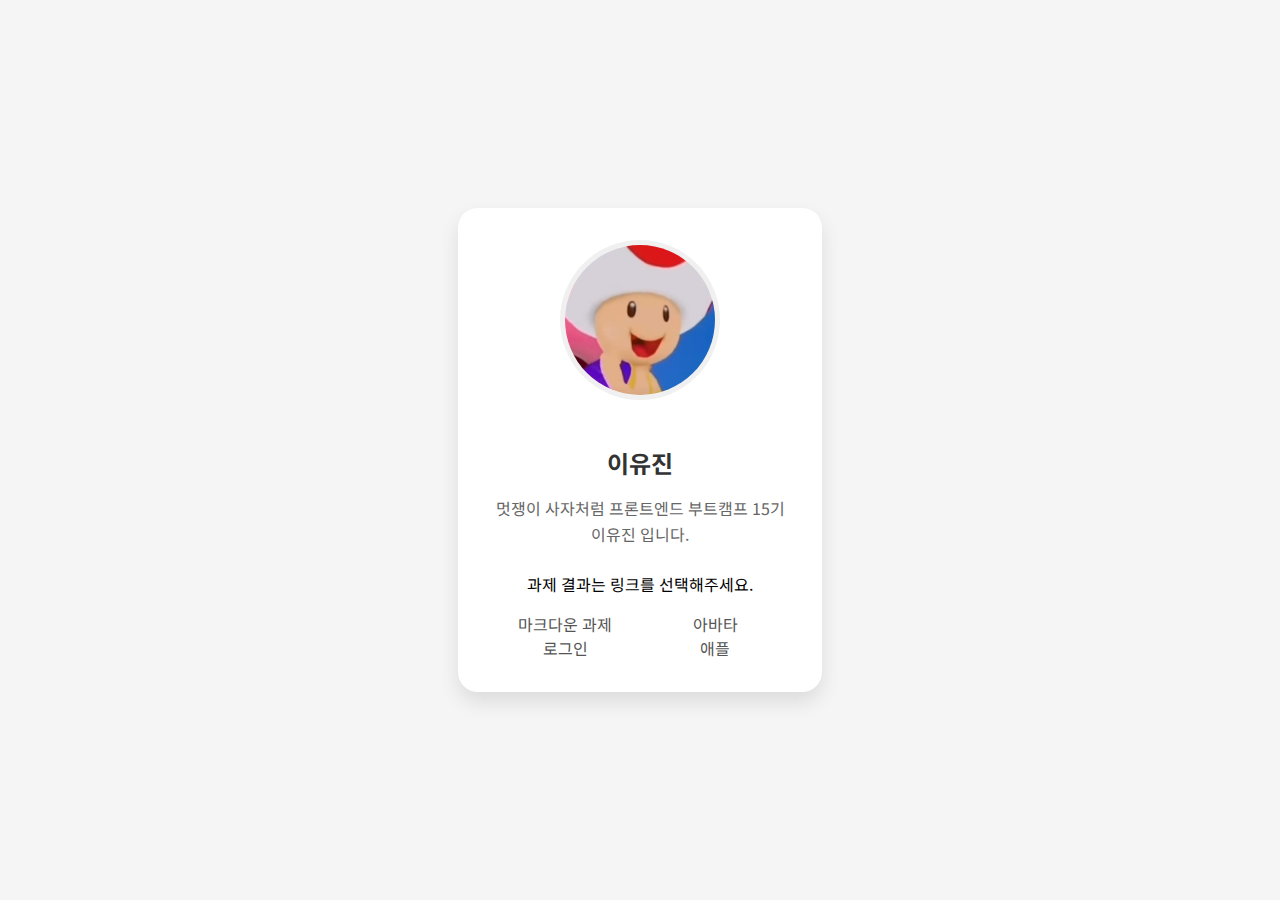
<file: index.html>
<!doctype html>
<html lang="ko">
  <head>
    <meta charset="UTF-8" />
    <meta name="viewport" content="width=device-width, initial-scale=1.0" />
    <title>HTML/CSS 과제</title>
    <style>
      body {
        margin: 0;
        padding: 0;
        font-family: 'Noto Sans KR', sans-serif;
        background-color: #f5f5f5;
        display: flex;
        justify-content: center;
        align-items: center;
        min-height: 100vh;
      }

      .profile-card {
        background: white;
        border-radius: 20px;
        box-shadow: 0 10px 20px rgba(0, 0, 0, 0.1);
        padding: 2rem;
        width: 300px;
        text-align: center;
      }

      .profile-image {
        width: 150px;
        height: 150px;
        border-radius: 50%;
        margin-bottom: 1.5rem;
        object-fit: cover;
        border: 5px solid #f0f0f0;
      }

      .name {
        font-size: 1.5rem;
        font-weight: bold;
        color: #333;
        margin-bottom: 0.5rem;
      }

      .bio {
        color: #666;
        line-height: 1.6;
        margin-bottom: 1.5rem;
      }

      .homework-links {
        display: flex;
        justify-content: center;
        flex-wrap: wrap;
        margin: 0;
        padding: 0;
        list-style: none;
      }

      .homework-links li {
        width: 50%;
      }

      .homework-links a {
        display: block;
        text-align: center;
        color: #555;
        text-decoration: none;
        transition: color 0.3s ease;
      }

      .homework-links a:hover {
        color: #007bff;
      }
    </style>
    <link href="https://fonts.googleapis.com/css2?family=Noto+Sans+KR:wght@400;700&display=swap" rel="stylesheet" />
    <link rel="stylesheet" href="https://cdnjs.cloudflare.com/ajax/libs/font-awesome/5.15.4/css/all.min.css" />
  </head>
  <body>
    <div class="profile-card">
      <!-- 상대 경로로 이미지 삽입하기 -->
      <img src="./src/assets/profiles/profile.png" alt="이유진" class="profile-image" />
      <h1 class="name">이유진</h1>
      <p class="bio">멋쟁이 사자처럼 프론트엔드 부트캠프 15기 이유진 입니다.</p>
      <p>과제 결과는 링크를 선택해주세요.</p>
      <ul class="homework-links">
        <li><a href="./src/md/markdown.md">마크다운 과제</a></li>
        <li><a href="./src/avatars/avatars.html">아바타</a></li>
        <li><a href="./src/login/login.html">로그인</a></li>
        <li><a href="./src/apple/apple.html">애플</a></li>
      </ul>
    </div>
  </body>
</html>
</file>
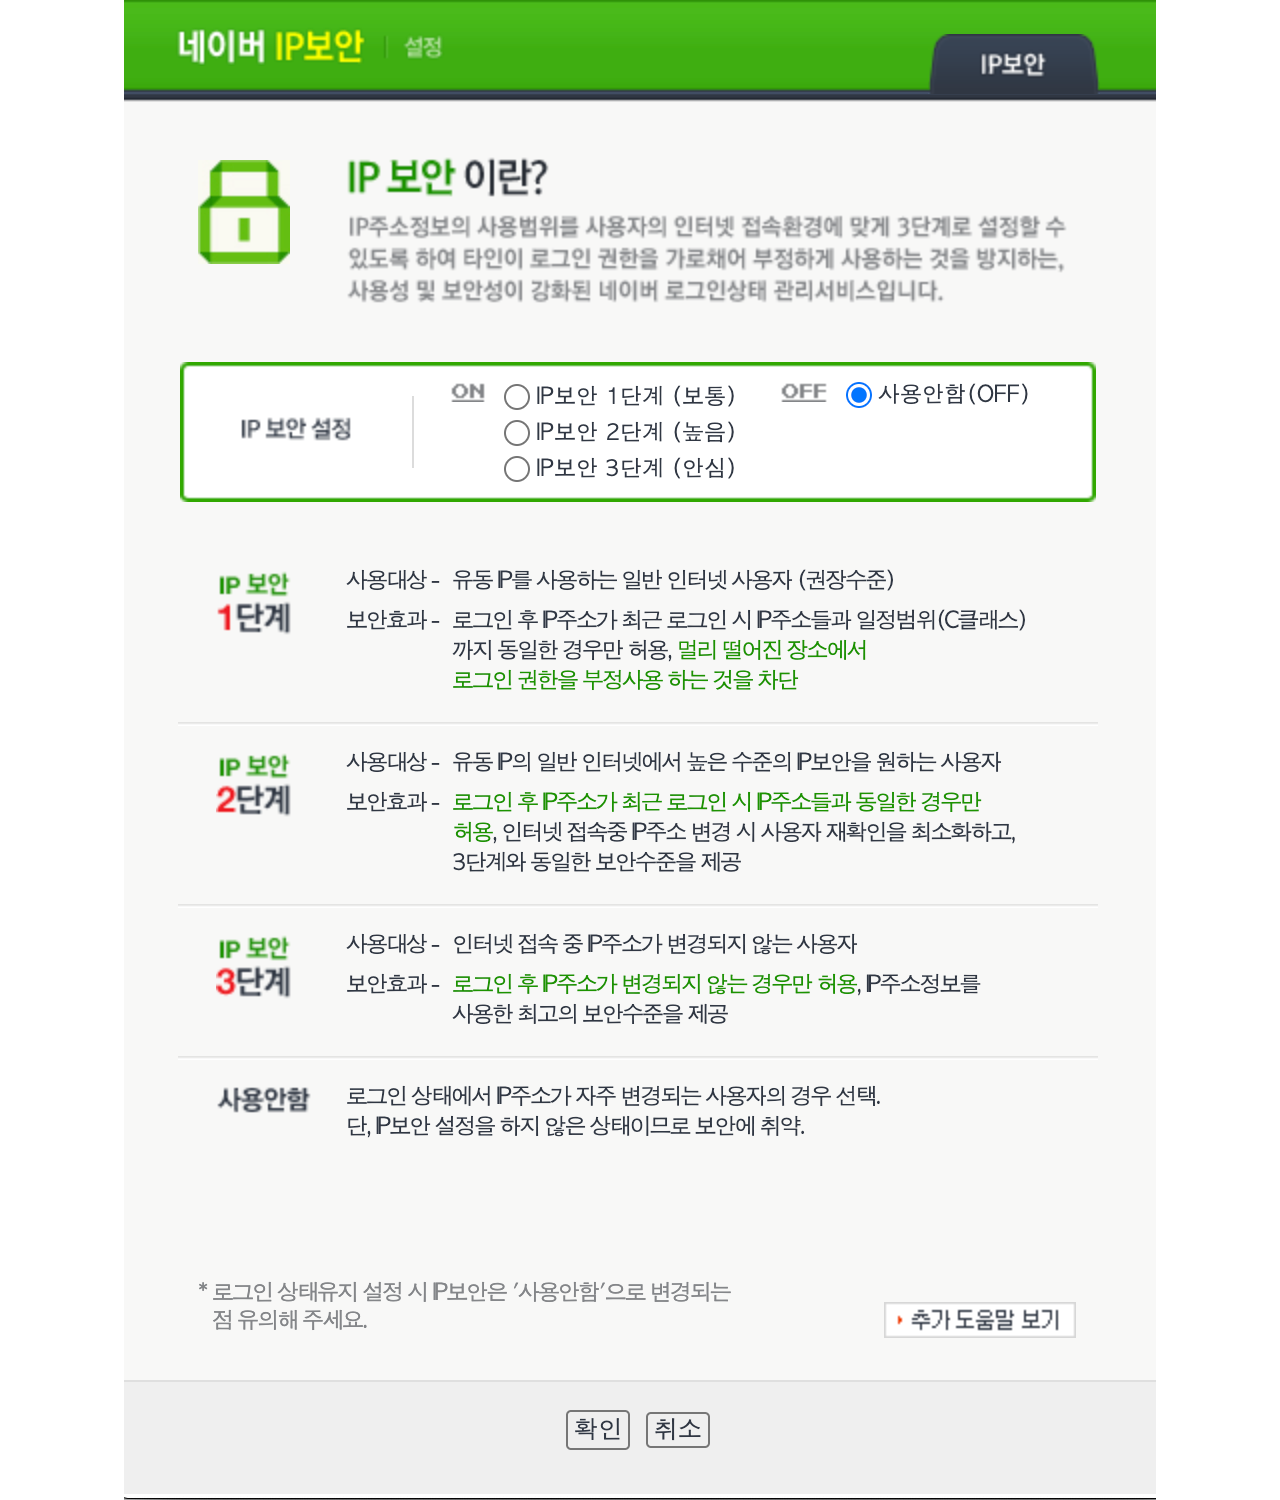
<file: src/login/pages/ip_security.html>
<!doctype html>
<html lang="ko">
  <head>
    <meta charset="UTF-8" />
    <meta name="viewport" content="width=device-width, initial-scale=1.0" />
    <title>네이버 IP 보안 로그인</title>
    <style>
      body {
        margin: 0;
      }

      div {
        display: flex;
        justify-content: center;
      }

      img {
        max-width: 100%;
        height: auto;
        margin: 0 auto;
      }
    </style>
  </head>

  <body>
    <div>
      <img src="./ip-security.png" alt="IP 보안 이란?..." />
    </div>
  </body>
</html>
</file>
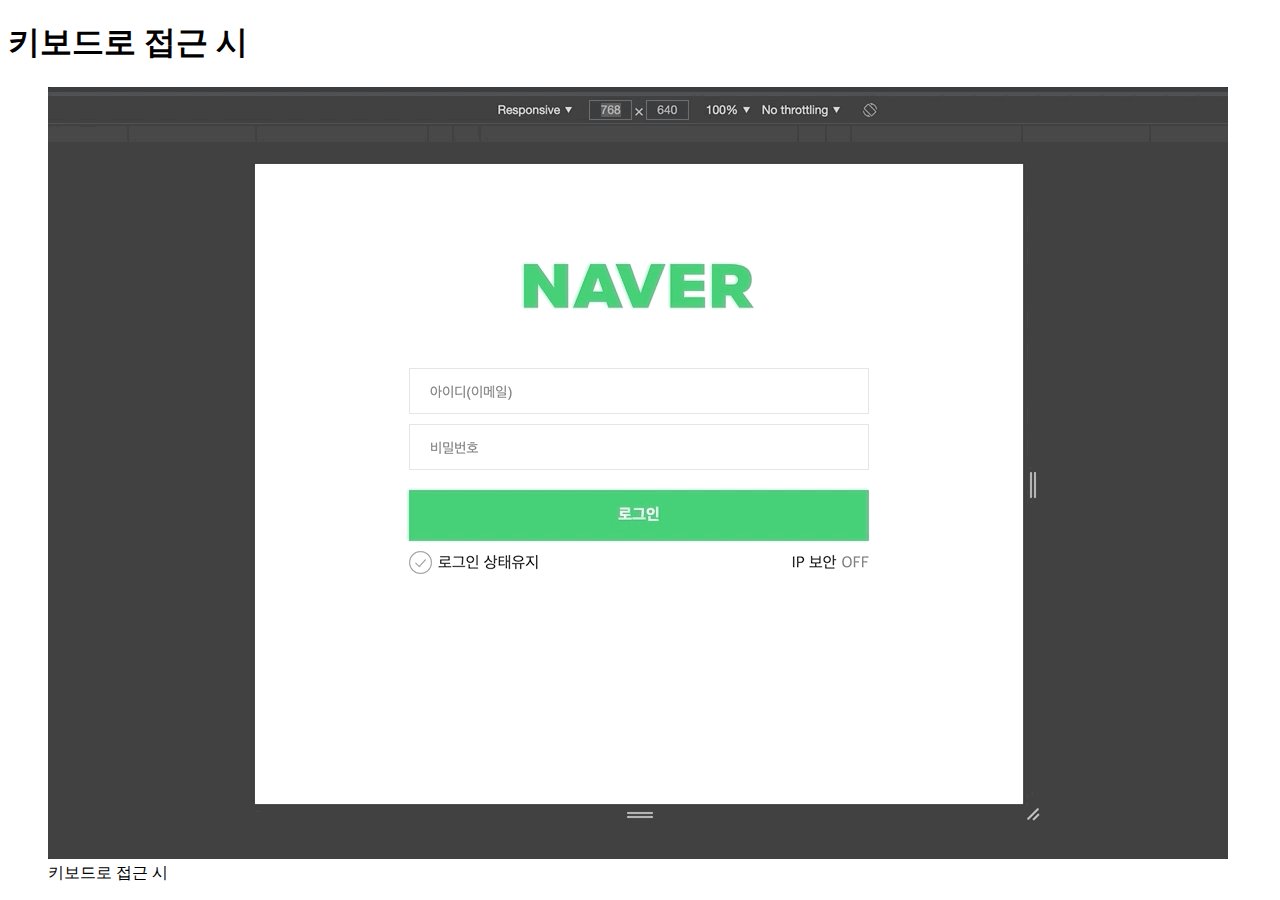
<file: src/login/preview/preview/keyboard.html>
<!doctype html>
<html lang="ko">
  <head>
    <meta charset="UTF-8" />
    <meta name="viewport" content="width=device-width, initial-scale=1.0" />
    <title>키보드로 접근 시</title>
  </head>

  <body>
    <h1>키보드로 접근 시</h1>
    <figure>
      <img src="./images/keyboard.gif" alt="" />
      <figcaption>키보드로 접근 시</figcaption>
    </figure>
  </body>
</html>
</file>
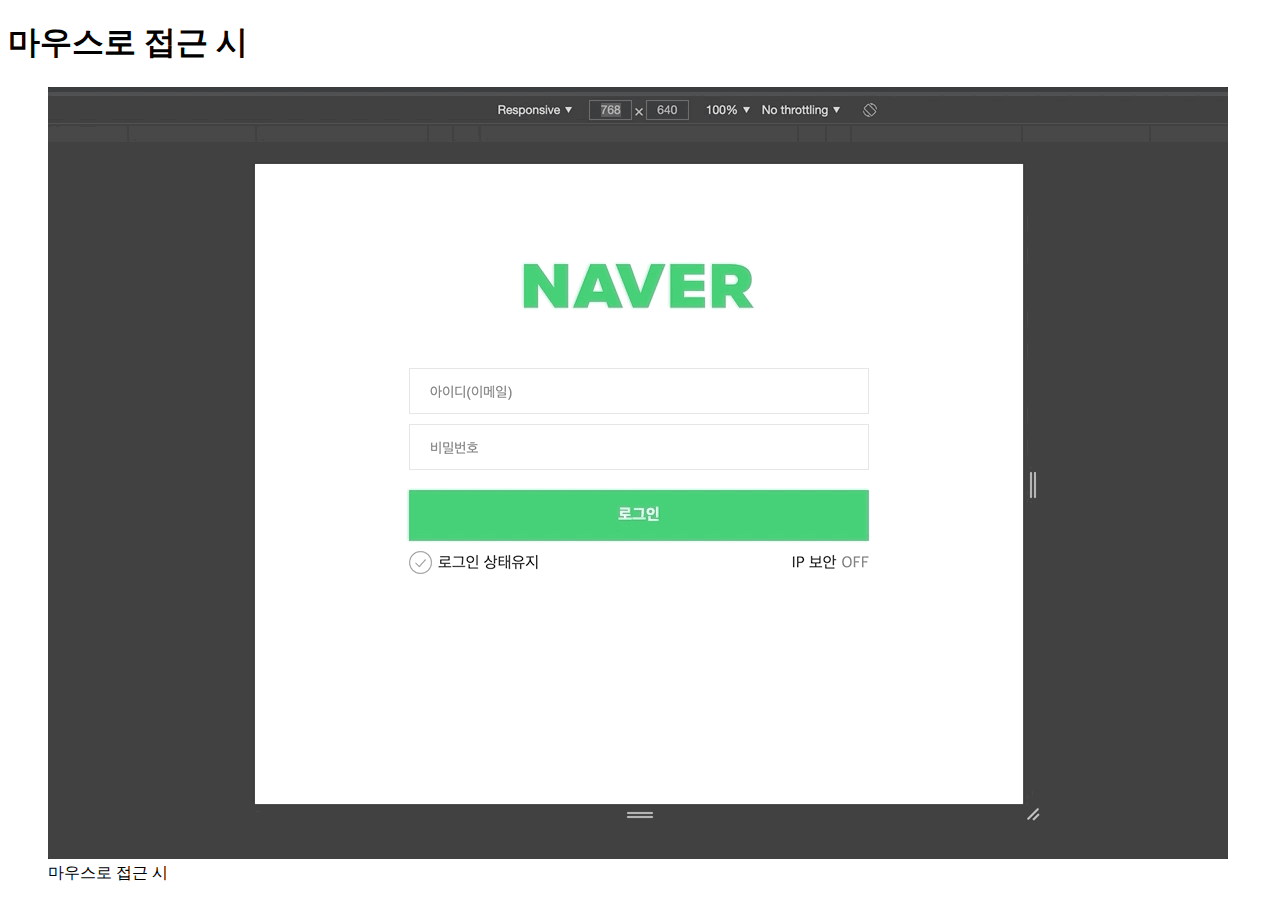
<file: src/login/preview/preview/mouse.html>
<!doctype html>
<html lang="ko">
  <head>
    <meta charset="UTF-8" />
    <meta name="viewport" content="width=device-width, initial-scale=1.0" />
    <title>마우스로 접근 시</title>
  </head>

  <body>
    <h1>마우스로 접근 시</h1>
    <figure>
      <img src="./images/mouse.gif" alt="" />
      <figcaption>마우스로 접근 시</figcaption>
    </figure>
  </body>
</html>
</file>
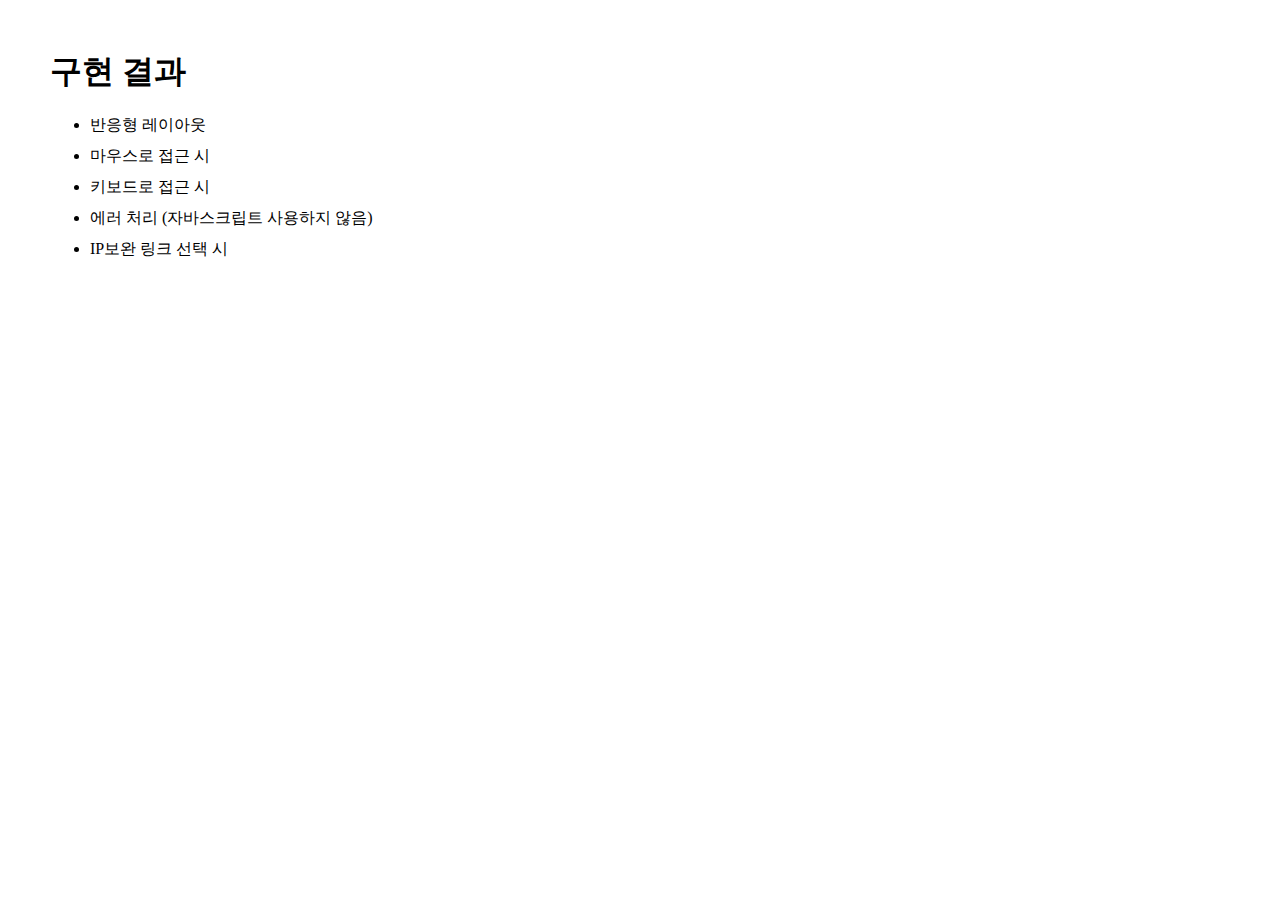
<file: src/login/preview/preview/preview.html>
<!doctype html>
<html lang="ko">
  <head>
    <meta charset="UTF-8" />
    <meta name="viewport" content="width=device-width, initial-scale=1.0" />
    <title>네이버 IP 보안 로그인</title>
    <style>
      body{
        margin: 50px;
      }

      li{
        margin-block: 10px;
      }

      a{
        color: inherit;
        text-decoration: none;
      }
    </style>
  </head>

  <body>
    <h1>구현 결과</h1>
    <ul>
      <li><a href="./rwd.html">반응형 레이아웃</a></li>
      <li><a href="./mouse.html">마우스로 접근 시</a></li>
      <li><a href="./keyboard.html">키보드로 접근 시</a></li>
      <li><a href="./error.html">에러 처리 (자바스크립트 사용하지 않음)</a></li>
      <li><a href="./link.html">IP보완 링크 선택 시</a></li>
    </ul>
  </body>
</html>
</file>
